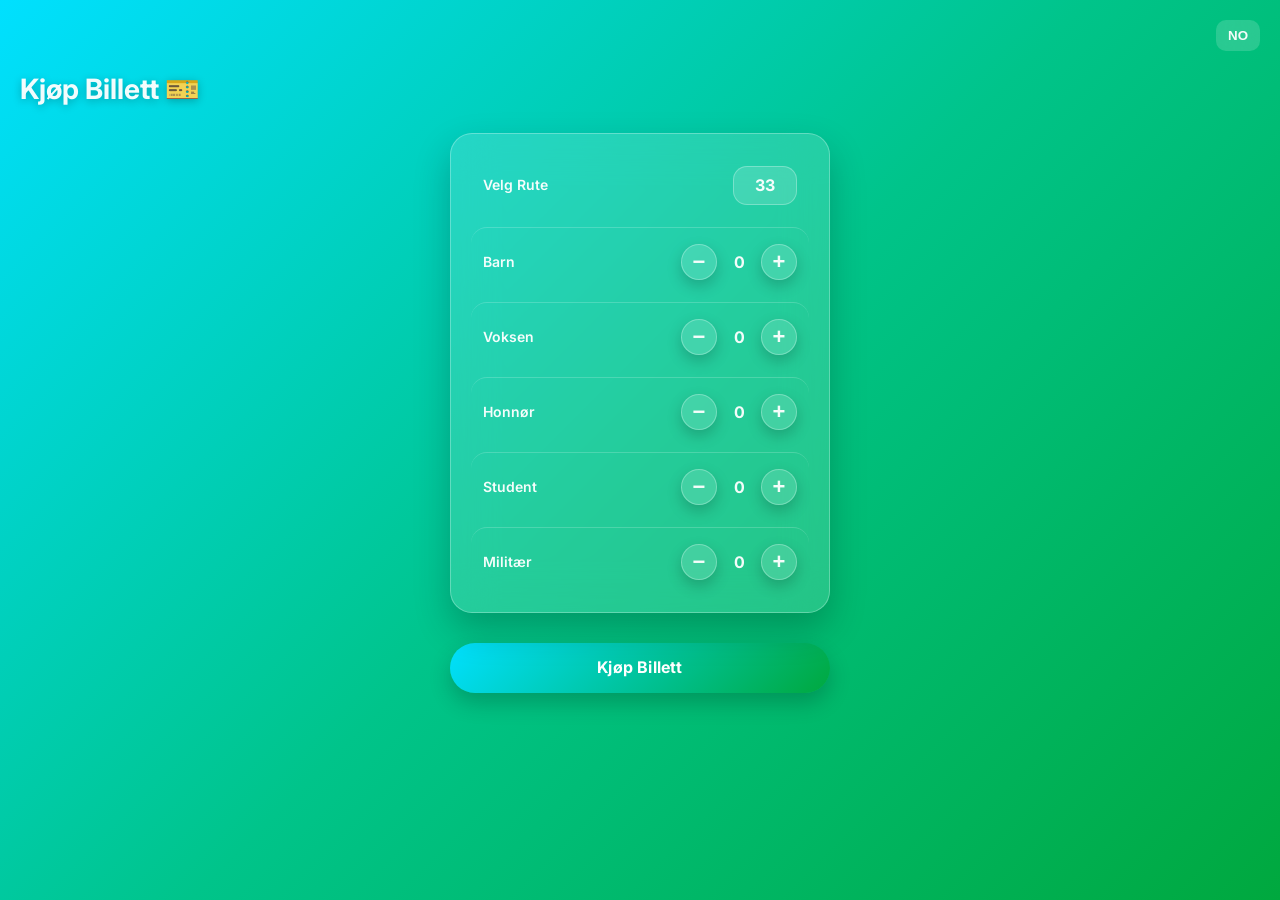
<file: src/main/java/com/github/group5/public_transport_project/html Web/kjop.html>
<!doctype html>
<html lang="no">
<head>
  <meta charset="utf-8" />
  <meta name="viewport" content="width=device-width, initial-scale=1" />
  <title>Kjøp Billett</title>
  <link rel="preconnect" href="https://fonts.googleapis.com">
  <link href="https://fonts.googleapis.com/css2?family=Inter:wght@400;600;700&display=swap" rel="stylesheet">
  <link rel="stylesheet" href="kjop.css" />
</head>
<body class="bg">
  <header class="bar">
    <span aria-hidden="true"></span>
    <button id="langToggle" class="lang" type="button" aria-label="Bytt språk">NO</button>
  </header>

  <main class="wrap">
    <h1 class="title"><span class="title-text">Kjøp Billett</span> 🎫</h1>

    <section class="glass card">
      <ul class="ticket">
        <li class="row">
          <span class="lbl" id="lbl-route">Velg Rute</span>
          <span class="pill">33</span>
        </li>

        <li class="row counter" data-type="barn">
          <span class="lbl" id="lbl-barn">Barn</span>
          <div class="qty">
            <button type="button" class="circle minus" aria-label="Færre barn">−</button> <!--For Minus/trekke fra antall-->
            <span class="count">0</span>
            <button type="button" class="circle plus" aria-label="Flere barn">+</button> <!--For pluss/legge til antall-->
          </div>
        </li>

        <li class="row counter" data-type="voksen">
          <span class="lbl" id="lbl-voksen">Voksen</span>
          <div class="qty">
            <button type="button" class="circle minus" aria-label="Færre voksne">−</button>
            <span class="count">0</span>
            <button type="button" class="circle plus" aria-label="Flere voksne">+</button>
          </div>
        </li>

        <li class="row counter" data-type="honnor">
          <span class="lbl" id="lbl-honnor">Honnør</span>
          <div class="qty">
            <button type="button" class="circle minus" aria-label="Færre honnør">−</button>
            <span class="count">0</span>
            <button type="button" class="circle plus" aria-label="Flere honnør">+</button>
          </div>
        </li>

        <li class="row counter" data-type="student">
          <span class="lbl" id="lbl-student">Student</span>
          <div class="qty">
            <button type="button" class="circle minus" aria-label="Færre studenter">−</button>
            <span class="count">0</span>
            <button type="button" class="circle plus" aria-label="Flere studenter">+</button>
          </div>
        </li>

        <li class="row counter" data-type="militar">
          <span class="lbl" id="lbl-militar">Militær</span>
          <div class="qty">
            <button type="button" class="circle minus" aria-label="Færre militær">−</button>
            <span class="count">0</span>
            <button type="button" class="circle plus" aria-label="Flere militær">+</button>
          </div>
        </li>
      </ul>
    </section>

    <section class="bottom">
        <a href="payment.html" class="btn primary" id="btn-buy">Kjøp Billett</a>
      <!--<button type="button" class="btn primary" id="btn-buy">Kjøp Billett</button>-->
    </section>
  </main>

  <script>
    const langBtn = document.getElementById("langToggle");
    const htmlEl  = document.documentElement;

    const el = {
      title: document.querySelector(".title-text"),
      lblRoute: document.getElementById("lbl-route"),
      lblBarn: document.getElementById("lbl-barn"),
      lblVoksen: document.getElementById("lbl-voksen"),
      lblHonnor: document.getElementById("lbl-honnor"),
      lblStudent: document.getElementById("lbl-student"),
      lblMilitar: document.getElementById("lbl-militar"),
      btnBuy: document.getElementById("btn-buy")
    };

    const tr = {
      NO: {
        title: "Kjøp Billett",
        route: "Velg Rute",
        barn: "Barn",
        voksen: "Voksen",
        honnør: "Honnør",
        student: "Student",
        militær: "Militær",
        buy: "Kjøp Billett"
      },
      EN: {
        title: "Buy Ticket",
        route: "Choose Route",
        barn: "Child",
        voksen: "Adult",
        honnør: "Senior",
        student: "Student",
        militær: "Military",
        buy: "Buy Ticket"
      }
    };

    langBtn.addEventListener("click", () => {
      const next = langBtn.textContent.trim() === "NO" ? "EN" : "NO"; 
      const t = tr[next];
      langBtn.textContent = next;
      htmlEl.lang = next.toLowerCase();

      el.title.textContent = t.title;
      el.lblRoute.textContent = t.route;
      el.lblBarn.textContent = t.barn;
      el.lblVoksen.textContent = t.voksen;
      el.lblHonnor.textContent = t.honnør;
      el.lblStudent.textContent = t.student;
      el.lblMilitar.textContent = t.militær;
      el.btnBuy.textContent = t.buy;
    });

    const counters = document.querySelectorAll(".counter");
    counters.forEach(counter => {
      const minus = counter.querySelector(".minus");
      const plus  = counter.querySelector(".plus");
      const numEl = counter.querySelector(".count");
      let value = 0; 

      minus.addEventListener("click", () => {
        if (value > 0) { value--; numEl.textContent = value; }  // Ikke kan gå under 0 men minster ved bruk
      });

      plus.addEventListener("click", () => {
        value++; numEl.textContent = value;  // Øker med 1 
      });
    });
  </script>
</body>
</html>
</file>
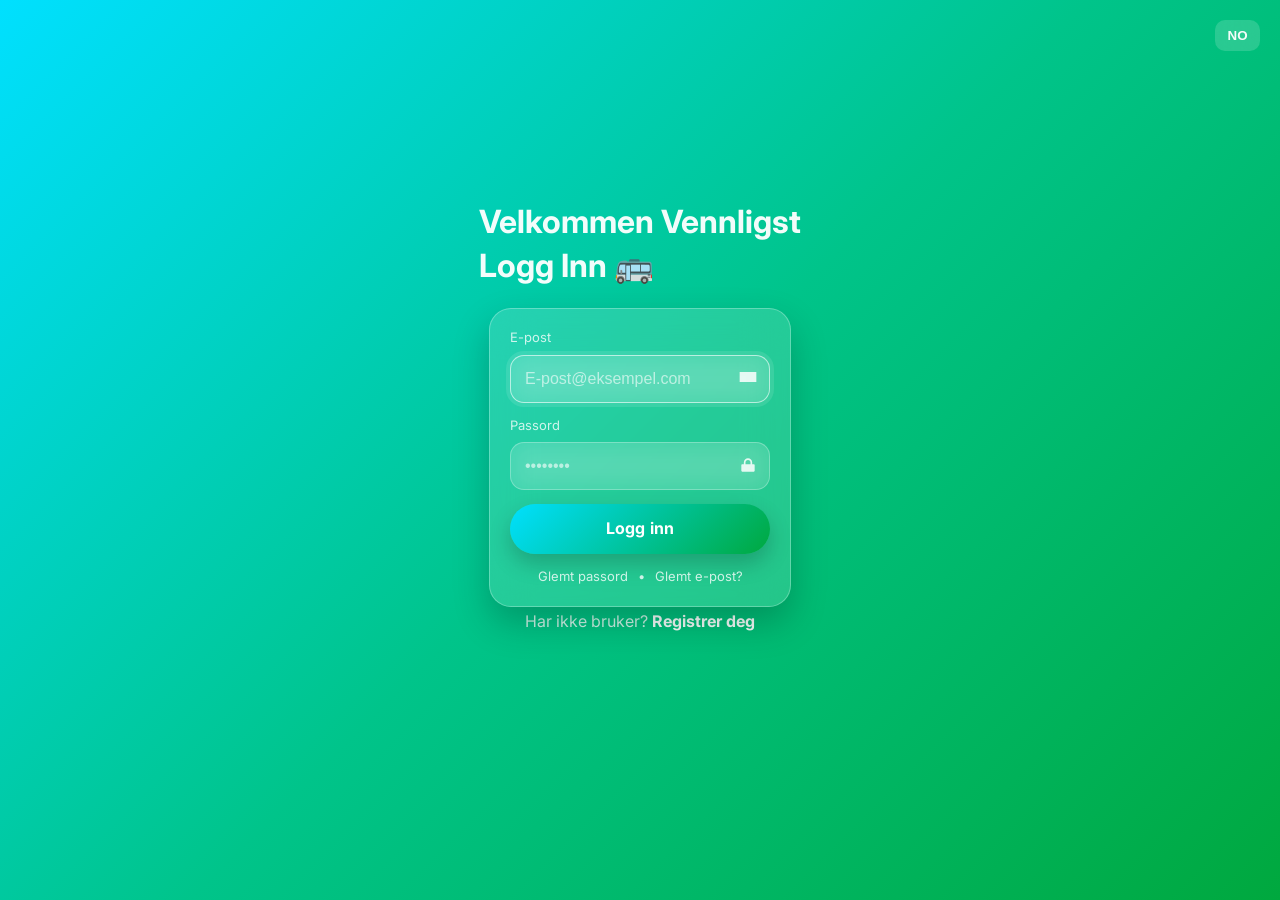
<file: src/main/java/com/github/group5/public_transport_project/html Web/login.html>
<!--Gruppe 5 Software: Wilhelm Christian Nørve, Billal Ahmed Rizwan og Usman Ali-->
<!doctype html>
<html lang="no">
<head>
  <meta charset="utf-8" />
  <meta name="viewport" content="width=device-width, initial-scale=1" />
  <title>Logg inn</title>
  <link rel="preconnect" href="https://fonts.googleapis.com">
  <link href="https://fonts.googleapis.com/css2?family=Inter:wght@400;600;700&display=swap" rel="stylesheet">
  <link rel="stylesheet" href="login.css" />
</head>

<body class="bg">
  <header class="bar">
    <span class="brand" aria-hidden="true"></span>
    <button id="langToggle" class="lang" type="button" aria-label="Bytt språk">NO</button>
  </header>

  <main>
    <h1 class="welcome">
      Velkommen Vennligst<br/>Logg Inn <span role="img" aria-label="buss">🚌</span>
    </h1>
    <!--Ting som required, vis passord, glemt passord, glemt e-post er ikke lagt til, 
    dette ble ikke lagt til fordi det hadde vært unødvendig å ha det med siden log inn ikke er 
    hovedfokuset-->
    <section class="card glass">
      <form class="stack" autocomplete="on">
        <label class="field">
          <span class="lbl">E-post</span>
          <input id="email" name="email" type="email" inputmode="email"
                 placeholder="E-post@eksempel.com" class="input" required autofocus>
          <svg class="ico" viewBox="0 0 24 24" aria-hidden="true"><path d="M2 6l10 7 10-7v12H2zM2 6l10 7 10-7H2z" fill="currentColor"/></svg>
        </label>

        <label class="field">
          <span class="lbl">Passord</span>
          <input id="pwd" name="pwd" type="password" placeholder="••••••••" class="input" required>
          <svg class="ico" viewBox="0 0 24 24" aria-hidden="true"><path d="M12 4a5 5 0 00-5 5v2H5a1 1 0 00-1 1v7a1 1 0 001 1h14a1 1 0 001-1v-7a1 1 0 00-1-1h-2V9a5 5 0 00-5-5zm-3 7V9a3 3 0 016 0v2H9z" fill="currentColor"/></svg>
        </label>

        <!--<button  type="button" class="btn primary"> Logg inn></button>-->
        <a href="main.html" class="btn primary">Logg inn</a>


        <nav class="subnav">
          <a href="#" class="link">Glemt passord</a>
          <span class="dot" aria-hidden="true">•</span>
          <a href="#" class="link">Glemt e-post?</a>
        </nav>
      </form>
    </section>

    <p class="signup">
      Har ikke bruker?
      <a class="link strong" href="register.html">Registrer deg</a>
    </p>
  </main>

<!--Kode funksjon for å oversette fra norsk til englesk og tilbake-->
  <script>
  const langBtn = document.getElementById("langToggle"); //Knappen NO/EN
  const htmlEl = document.documentElement; //bytter teksten i HTML koden

  const elements = { 
    welcome: document.querySelector(".welcome"), // header teksten velger .welcome klassen. 
    emailLabel: document.querySelector('.field:nth-of-type(1) .lbl'), // email label
    passwordLabel: document.querySelector('.field:nth-of-type(2) .lbl'), // password label
    emailInput: document.getElementById("email"),
    passwordInput: document.getElementById("pwd"),
    loginBtn: document.querySelector(".btn.primary"),
    subLinks: document.querySelectorAll(".subnav .link"),
    signup: document.querySelector(".signup"),
  };


  const text = { //skriver teskten som er i de skrevet i norsk 
    NO: {
      welcome: "Velkommen Vennligst<br>Logg Inn 🚌",
      email: "E-post",
      emailPh: "E-post@eksempel.com",
      pass: "Passord",
      login: "Logg Inn",
      forgot: ["Glemt Passord", "Glemt E-post?"],
      signup: 'Har ikke bruker? <a class="link strong" href="#">Registrer deg</a>',
      passPh: "••••••••" 
    },
    EN: { // skriver teksten vi vil ha når det er på engelsk 
      welcome: "Welcome Please<br>Log In 🚌",
      email: "Email",
      emailPh: "example@email.com",
      pass: "Password",
      login: "Log In",
      forgot: ["Forgot Password", "Forgot Email?"],
      signup: 'Don’t have an account? <a class="link strong" href="#">Register</a>',
      passPh: "••••••••",
    }
  };

  langBtn.addEventListener("click", () => { //knapp endringen
    const next = langBtn.textContent.trim() === "NO" ? "EN" : "NO"; //språk enderer
    const t = text[next]; //velger oversettelse 
    langBtn.textContent = next; // oppdaterer knappens tekst 
    htmlEl.lang = next.toLowerCase(); // oppdaterer HTML lang koden

    elements.welcome.innerHTML = t.welcome; //Knytter sammen teksten fra velgt språk med element på siden
    elements.emailLabel.textContent = t.email;
    elements.passwordLabel.textContent = t.pass;
    elements.emailInput.placeholder = t.emailPh;
    elements.passwordInput.placeholder = t.passPh;
    elements.loginBtn.textContent = t.login;
    elements.subLinks[0].textContent = t.forgot[0];
    elements.subLinks[1].textContent = t.forgot[1];
    elements.signup.innerHTML = t.signup;
  });
</script>


</body>
</html>
</file>
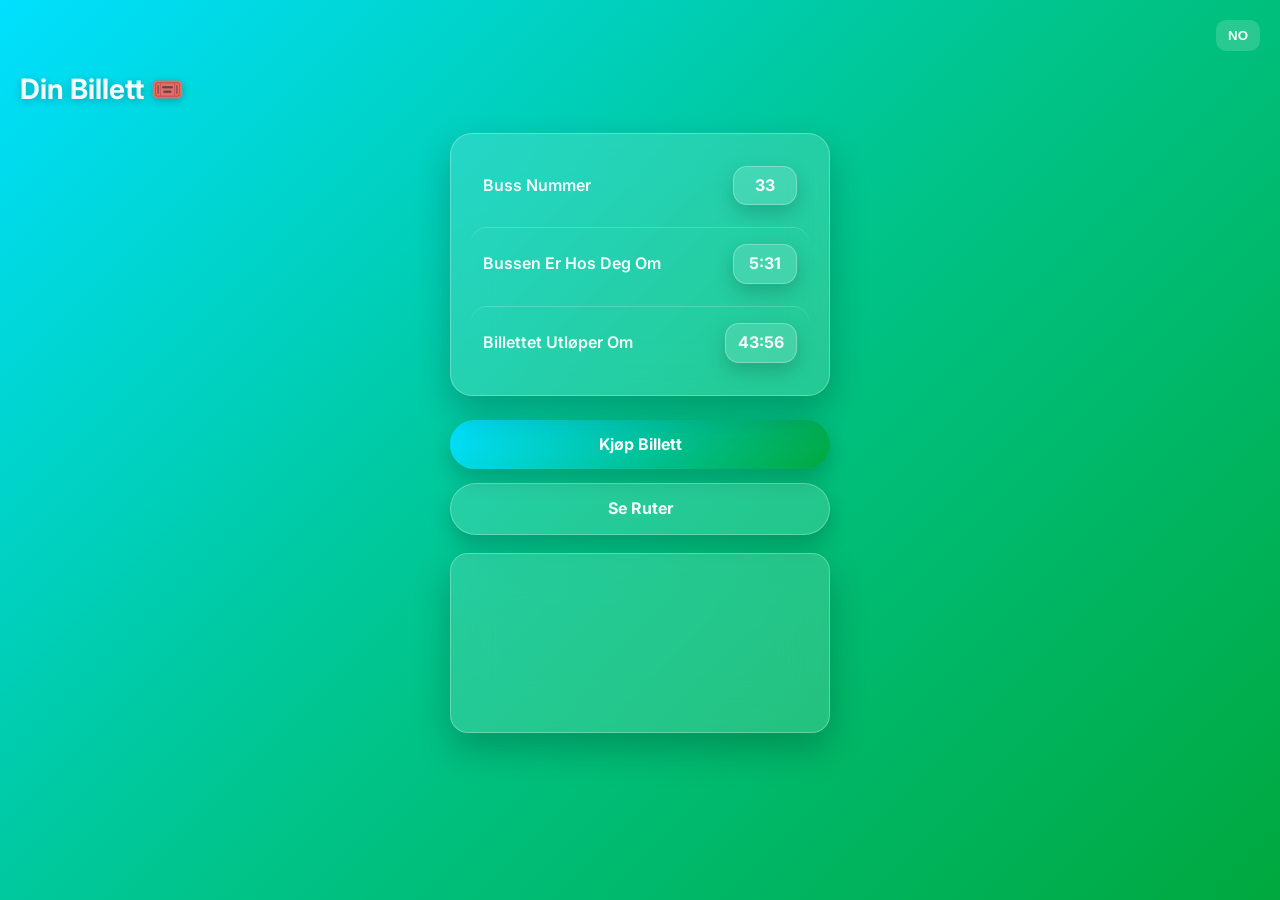
<file: src/main/java/com/github/group5/public_transport_project/html Web/main.html>
<!doctype html>
<html lang="no">
<head>
  <meta charset="utf-8" />
  <meta name="viewport" content="width=device-width, initial-scale=1" />
  <title>Din Billett</title>
  <link rel="preconnect" href="https://fonts.googleapis.com">
  <link href="https://fonts.googleapis.com/css2?family=Inter:wght@400;600;700&display=swap" rel="stylesheet">
  <link rel="stylesheet" href="main.css" />
</head>

<body class="bg">
  <header class="bar">
    <span aria-hidden="true"></span>
    <button id="langToggle" class="lang" type="button" aria-label="Bytt språk">NO</button>
  </header>

  <main class="wrap">
    <h1 class="title"><span class="title-text">Din Billett</span> <span aria-hidden="true">🎟️</span></h1>

    <section class="glass card">
      <ul class="ticket">
        <li class="row">
          <span class="lbl" id="lbl-bus">Buss Nummer</span>
          <output class="val">33</output>
        </li>
        <li class="row">
          <span class="lbl" id="lbl-arrival">Bussen Er Hos Deg Om</span>
          <output class="val">5:31</output>
        </li>
        <li class="row">
          <span class="lbl" id="lbl-expires">Billettet Utløper Om</span>
          <output class="val">43:56</output>
        </li>
      </ul>
    </section>

    <nav class="actions">
      <a class="btn primary" href="kjop.html" id="btn-buy">Kjøp Billett</a>
      <a class="btn ghost" href="ruter.html" id="btn-routes">Se Ruter</a>
    </nav>

    <!-- Kart, brukte Google-maps embed map. 
         Lokasjonen som er brukt her i addressen til Høyskolen for dummy lokasjon -->
    <section class="map">
      <h2 class="visually-hidden">Kart</h2>
      <!-- For å legge til et annet sted bytt dette under, fiks width og height hvis den ikke 
       gjør det automatisk :) -->
      <div class="map-embed glass" style="padding: 0%; overflow: hidden; height: 180px; border-radius: 18px;">
        <iframe src="https://www.google.com/maps/embed?pb=!1m18!1m12!1m3!1d7964.840056687698!2d11.342525035019602!3d59.12925810402214!2m3!1f0!2f0!3f0!3m2!1i1024!2i768!4f13.1!3m3!1m2!1s0x464412f0d344246f%3A0x4e47f19c99b253b1!2s%C3%98stfold%20University%20College!5e1!3m2!1sen!2sno!4v1763395916747!5m2!1sen!2sno" 
        width="600"
        height="450"
        style="border:0;"
        allowfullscreen=""
        loading="lazy"
        referrerpolicy="no-referrer-when-downgrade">
        </iframe>
      </div>
    </section>
  </main>

  <script>
    const langBtn = document.getElementById("langToggle");
    const htmlEl  = document.documentElement;

    const el = {
      title: document.querySelector(".title-text"),
      lblBus: document.getElementById("lbl-bus"),
      lblArr: document.getElementById("lbl-arrival"),
      lblExp: document.getElementById("lbl-expires"),
      btnBuy: document.getElementById("btn-buy"),
      btnRoutes: document.getElementById("btn-routes"),
      mapCap: document.querySelector(".map-cap")
    };

    const tr = {
      NO: {
        title: "Din Billett",
        bus: "Buss Nummer",
        arrival: "Tid Før Bussen er Hos Deg",
        expires: "Billettet Utløper Om",
        buy: "Kjøp Billett",
        routes: "Se Ruter",
        map: "Sett inn Google Maps lokasjon her" //Dette kommer opp hvis du ikke har satt inn google maps lokasjon 
      },
      EN: {
        title: "Your Ticket",
        bus: "Bus Number",
        arrival: "Time Until Bus Arrives",
        expires: "Ticket Expires In",
        buy: "Buy Ticket",
        routes: "See Routes",
        map: "Insert Google Maps location here"
      }
    };

    langBtn.addEventListener("click", () => {
      const next = langBtn.textContent.trim() === "NO" ? "EN" : "NO";
      const t = tr[next];
      langBtn.textContent = next; htmlEl.lang = next.toLowerCase();

      el.title.textContent = t.title;
      el.lblBus.textContent = t.bus;
      el.lblArr.textContent = t.arrival;
      el.lblExp.textContent = t.expires;
      el.btnBuy.textContent = t.buy;
      el.btnRoutes.textContent = t.routes;
      el.mapCap.textContent = t.map;
    });
  </script>
</body>
</html>
</file>
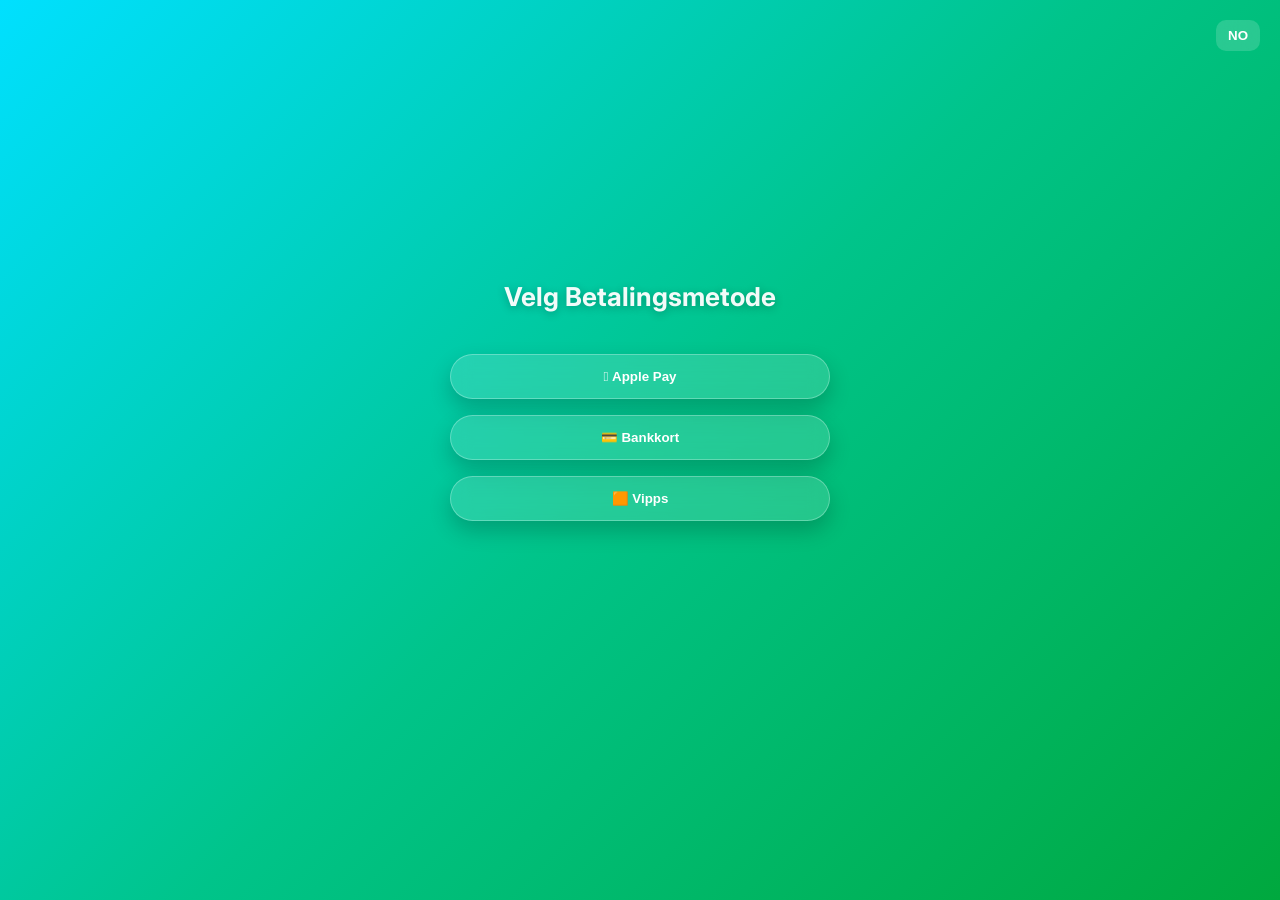
<file: src/main/java/com/github/group5/public_transport_project/html Web/payment.html>
<!doctype html>
<html lang="no">
<head>
  <meta charset="utf-8" />
  <meta name="viewport" content="width=device-width, initial-scale=1" />
  <title>Betaling</title>
  <link rel="stylesheet" href="payment.css" />
  <link rel="preconnect" href="https://fonts.googleapis.com">
  <link href="https://fonts.googleapis.com/css2?family=Inter:wght@400;600;700&display=swap" rel="stylesheet">
</head>

<body class="bg">
  <header class="bar">
    <span></span>
    <button id="langToggle" class="lang">NO</button>
  </header>

  <main class="wrap">

    <h1 class="title">Velg Betalingsmetode</h1>

    <section class="methods">
      <button class="btn method" data-method="apple"> Apple Pay</button>
      <button class="btn method" data-method="bank">💳 Bankkort</button>
      <button class="btn method" data-method="vipps">🟧 Vipps</button>
    </section>

    <p id="status" class="status"></p>

  </main>

  <!-- Fake betalings bekreftelse som sender deg til main.html etter 3 sekunder, det spiller ingen rolle om hvilken av de du trykker på-->
  <script>
    const buttons = document.querySelectorAll(".method");
    const status = document.getElementById("status");

    buttons.forEach(btn => {
      btn.addEventListener("click", () => {
        status.textContent = "Betaling Fullført ✔️ ";
        status.style.opacity = "1";

        setTimeout(() => {
          window.location.href = "main.html";
        }, 3000); 
      });
    });
  </script>

</body>
</html>
</file>
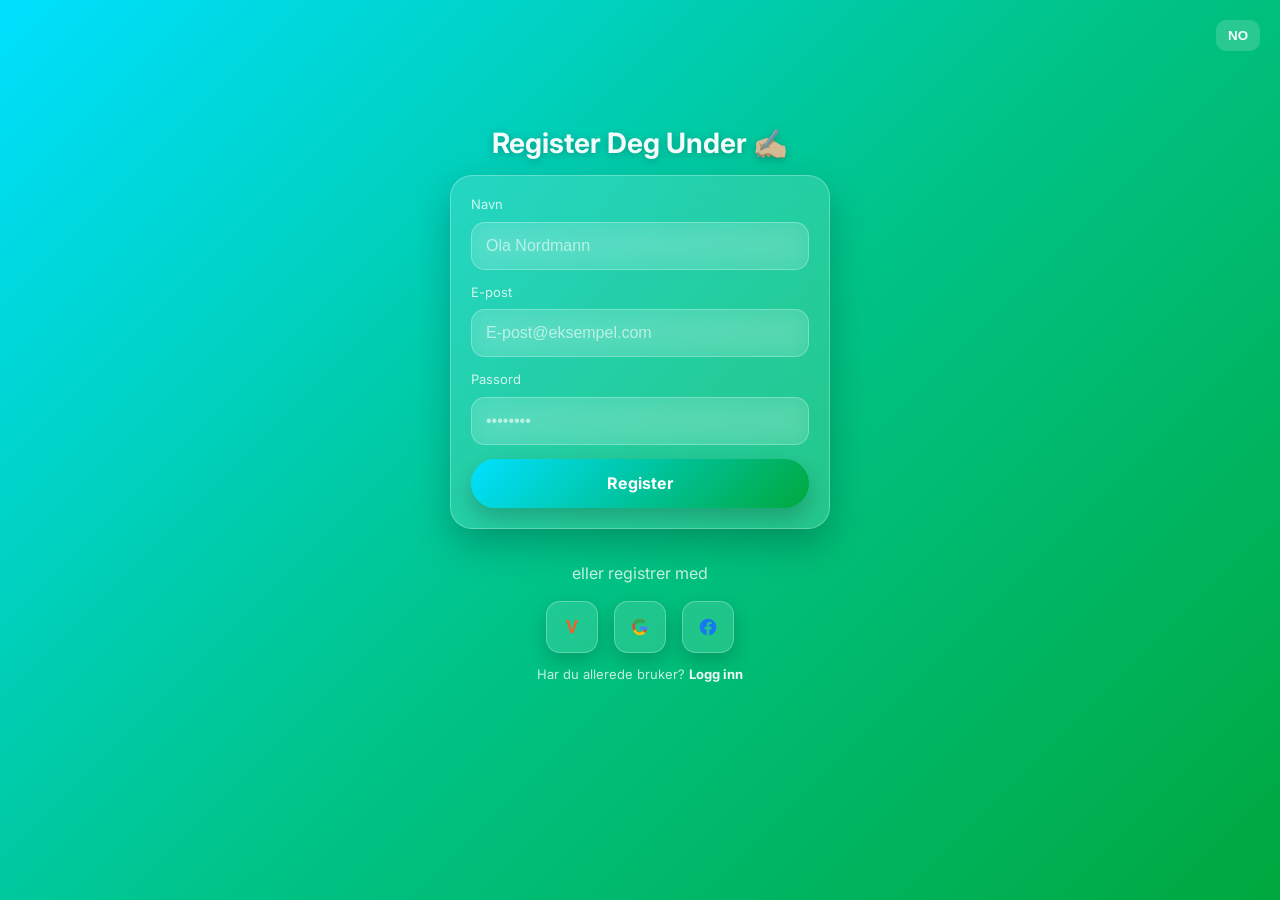
<file: src/main/java/com/github/group5/public_transport_project/html Web/register.html>
<!doctype html>
<html lang="no">
<head>
  <meta charset="utf-8" />
  <meta name="viewport" content="width=device-width, initial-scale=1" />
  <title>Registrer</title>
  <link rel="preconnect" href="https://fonts.googleapis.com">
  <link href="https://fonts.googleapis.com/css2?family=Inter:wght@400;600;700&display=swap" rel="stylesheet">
  <link rel="stylesheet" href="register.css" />
</head>
<body class="bg">
  <header class="bar">
    <span aria-hidden="true"></span>
    <button id="langToggle" class="lang" type="button" aria-label="Bytt språk">NO</button>
  </header>

  <main class="wrap">
    <h1 class="title">Register Deg Under ✍🏼</h1>

    <section class="glass card">
      <form class="stack" autocomplete="on">
        <label id="nameLabel" class="field">
          <span class="lbl">Navn</span>
          <input id="name" name="name" class="input" type="text" placeholder="Ola Nordmann" required>
        </label>

        <label id="emailLabel" class="field">
          <span class="lbl">E-post</span>
          <input id="email" name="email" class="input" type="email" inputmode="email" placeholder="E-post@eksempel.com" required>
        </label>

        <label id="passLabel" class="field">
          <span class="lbl">Passord</span>
          <input id="pwd" name="pwd" class="input" type="password" placeholder="••••••••" required>
        </label>
        <a href="login.html" class="btn primary"> Register</a>
       <!-- <button type="button" href="login.html" class="btn primary">Registrer</button>
      -->
      </form>
    </section>

    <section class="social">
      <p class="muted center">eller registrer med</p>
      <ul class="social-list" aria-label="Sosial registrering">
        <li>
          <button class="chip" type="button" aria-label="Vipps">
            <span class="vipps">V</span>
          </button>
        </li>
        <li>
          <button class="chip" type="button" aria-label="Google">
            <svg viewBox="0 0 24 24" width="20" height="20" aria-hidden="true"> <!--Brukte SVG for å enklere sette iconene på plass, kan sette png også, men mp justere og forvente kvalitetstap-->
              <path fill="#EA4335" d="M12 10.2v3.9h5.5c-.2 1.3-1.6 3.9-5.5 3.9-3.3 0-6-2.7-6-6s2.7-6 6-6c1.9 0 3.1.8 3.8 1.5l2.6-2.5C16.9 3 14.7 2 12 2 6.9 2 2.8 6.1 2.8 11.2S6.9 20.5 12 20.5c6.2 0 8.6-4.3 8.6-6.6 0-.5-.1-.8-.2-1.2H12z"/>
              <path fill="#34A853" d="M3.9 7.4l3.2 2.3C7.9 8 9.8 6.7 12 6.7c1.9 0 3.1.8 3.8 1.5l2.6-2.5C16.9 3 14.7 2 12 2 8.3 2 5.2 4.1 3.9 7.4z"/>
              <path fill="#4285F4" d="M20.6 13.9c.1-.4.2-.7.2-1.2 0-.4-.1-.8-.2-1.2H12v3.9h8.6z"/>
              <path fill="#FBBC05" d="M7.1 14.1l-3.2 2.3C5.2 19.7 8.3 21.8 12 21.8c2.6 0 4.8-.9 6.4-2.4l-2.8-2.2c-.8.5-1.9 1-3.6 1-3.9 0-5.3-2.6-5.5-3.9z"/>
            </svg>
          </button>
        </li>
        <li>
          <button class="chip" type="button" aria-label="Facebook">
            <svg viewBox="0 0 24 24" width="20" height="20" aria-hidden="true">
              <path fill="#1877F2" d="M22 12a10 10 0 10-11.6 9.9v-7h-2.6V12h2.6V9.7c0-2.6 1.5-4 3.8-4 1.1 0 2.3.2 2.3.2v2.5h-1.3c-1.3 0-1.7.8-1.7 1.6V12h2.9l-.5 2.9h-2.4v7A10 10 0 0022 12z"/>
            </svg>
          </button>
        </li>
      </ul>
      <p class="center small muted">Har du allerede bruker? <a class="link strong" href="login.html">Logg inn</a></p>
    </section>
  </main>

  <script>
    const langBtn = document.getElementById("langToggle");
    const htmlEl = document.documentElement;

    const el = {
      title: document.querySelector(".title"),
      nameLabel: document.querySelector("#nameLabel .lbl"),
      emailLabel: document.querySelector("#emailLabel .lbl"),
      passLabel: document.querySelector("#passLabel .lbl"),
      name: document.getElementById("name"),
      email: document.getElementById("email"),
      pass: document.getElementById("pwd"),
      submit: document.querySelector(".btn.primary"),
      socialCaption: document.querySelector(".social .muted"),
      bottomNote: document.querySelector(".social .center.small")
    };

    const tr = {
      NO: {
        title: "Register Deg Under ✍🏼",
        name: "Navn", namePh: "Ola Nordmann",
        email: "E-post", emailPh: "E-post@eksempel.com",
        pass: "Passord", passPh: "••••••••",
        submit: "Registrer",
        socialCaption: "eller registrer med",
        bottomNote: 'Har du allerede bruker? <a class="link strong" href="#">Logg inn</a>'
      },
      EN: {
        title: "Register Below ✍🏼",
        name: "Name", namePh: "Will Smith",
        email: "Email", emailPh: "example@email.com",
        pass: "Password", passPh: "••••••••",
        submit: "Register",
        socialCaption: "or register with",
        bottomNote: 'Already have an account? <a class="link strong" href="#">Log in</a>'
      }
    };

    langBtn.addEventListener("click", () => {
      const next = langBtn.textContent.trim() === "NO" ? "EN" : "NO";
      const t = tr[next];
      langBtn.textContent = next;
      htmlEl.lang = next.toLowerCase();

      el.title.textContent = t.title;
      el.nameLabel.textContent = t.name;
      el.emailLabel.textContent = t.email;
      el.passLabel.textContent = t.pass;
      el.name.placeholder = t.namePh;
      el.email.placeholder = t.emailPh;
      el.pass.placeholder = t.passPh;
      el.submit.textContent = t.submit;
      el.socialCaption.textContent = t.socialCaption;
      el.bottomNote.innerHTML = t.bottomNote;
    });
  </script>
</body>
</html>
</file>
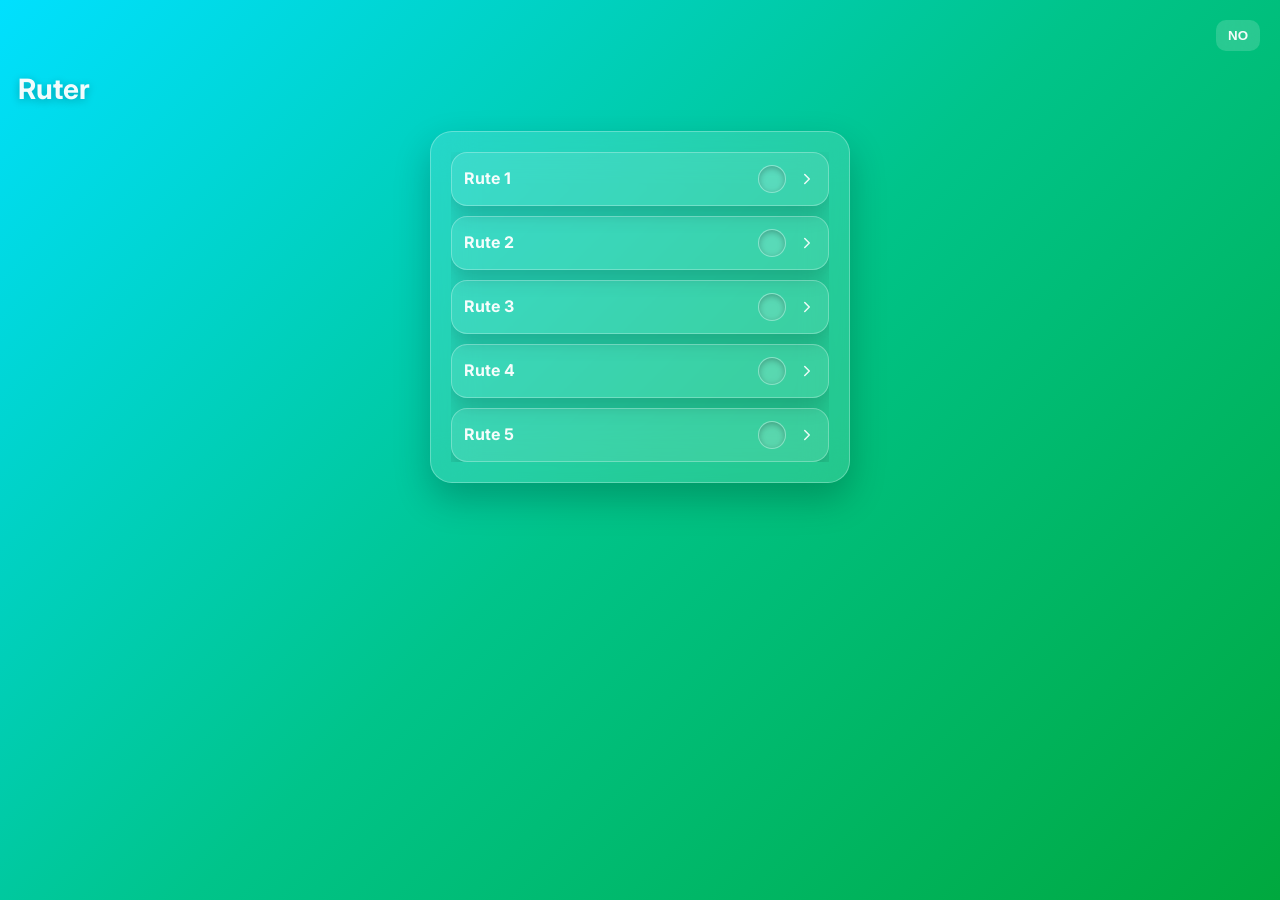
<file: src/main/java/com/github/group5/public_transport_project/html Web/ruter.html>
<!doctype html>
<html lang="no">
<head>
  <meta charset="utf-8" />
  <meta name="viewport" content="width=device-width, initial-scale=1" />
  <title>Ruter</title>
  <link rel="preconnect" href="https://fonts.googleapis.com">
  <link href="https://fonts.googleapis.com/css2?family=Inter:wght@400;600;700&display=swap" rel="stylesheet">
  <link rel="stylesheet" href="ruter.css" />
</head>
<body class="bg">
  <header class="bar">
    <span aria-hidden="true"></span>
    <button id="langToggle" class="lang" type="button" aria-label="Bytt språk">NO</button>
  </header>

  <main class="wrap">
    <h1 class="title"><span class="title-text">Ruter</span></h1>

    <!-- Scrollbar liste av ruter, når vi legger inn flere blir scroll funksjonen tilgjengelig, kan testes av å copy paste 
     fra <li> til </li> -->
    <section class="glass card">
      <h2 class="visually-hidden">Tilgjengelige ruter</h2>
      <ul class="route-list">
        <!-- Alle sender til samme side, enkel routeselect bør gjøre det enkelt å bruke forsjellige ruter.-->
        <li>
          <a class="route" href="kjop.html" data-route="1">
            <span class="name">Rute 1</span>
            <span class="bullet" aria-hidden="true"></span>
            <svg class="chev" viewBox="0 0 24 24" aria-hidden="true"><path d="M9 18l6-6-6-6" fill="none" stroke="currentColor" stroke-width="2" stroke-linecap="round" stroke-linejoin="round"/></svg>
          </a>
        </li>
        <li>
          <a class="route" href="kjop.html" data-route="2">
            <span class="name">Rute 2</span>
            <span class="bullet" aria-hidden="true"></span>
            <svg class="chev" viewBox="0 0 24 24" aria-hidden="true"><path d="M9 18l6-6-6-6" fill="none" stroke="currentColor" stroke-width="2" stroke-linecap="round" stroke-linejoin="round"/></svg>
          </a>
        </li>
        <li>
          <a class="route" href="kjop.html" data-route="3">
            <span class="name">Rute 3</span>
            <span class="bullet" aria-hidden="true"></span>
            <svg class="chev" viewBox="0 0 24 24" aria-hidden="true"><path d="M9 18l6-6-6-6" fill="none" stroke="currentColor" stroke-width="2" stroke-linecap="round" stroke-linejoin="round"/></svg>
          </a>
        </li>
        <li>
          <a class="route" href="kjop.html" data-route="4">
            <span class="name">Rute 4</span>
            <span class="bullet" aria-hidden="true"></span>
            <svg class="chev" viewBox="0 0 24 24" aria-hidden="true"><path d="M9 18l6-6-6-6" fill="none" stroke="currentColor" stroke-width="2" stroke-linecap="round" stroke-linejoin="round"/></svg>
          </a>
        </li>
        <li>
          <a class="route" href="kjop.html" data-route="5">
            <span class="name">Rute 5</span>
            <span class="bullet" aria-hidden="true"></span>
            <svg class="chev" viewBox="0 0 24 24" aria-hidden="true"><path d="M9 18l6-6-6-6" fill="none" stroke="currentColor" stroke-width="2" stroke-linecap="round" stroke-linejoin="round"/></svg>
          </a>
        </li>
        <!-- Sett inn flere list tags her for å forlenge listen -->
      </ul>
    </section>
  </main>

  <script>
    const langBtn = document.getElementById("langToggle");
    const htmlEl  = document.documentElement;

    const el = {
      title: document.querySelector(".title-text"),
      names: document.querySelectorAll(".route .name")
    };

    const tr = {
      NO: { title: "Ruter", prefix: "Rute" },
      EN: { title: "Routes", prefix: "Route" }
    };

    langBtn.addEventListener("click", () => {
      const next = langBtn.textContent.trim() === "NO" ? "EN" : "NO";
      const t = tr[next];
      langBtn.textContent = next; htmlEl.lang = next.toLowerCase();

      el.title.textContent = t.title;
      el.names.forEach((n, i) => n.textContent = `${t.prefix} ${i+1}`);
    });
  </script>
</body>
</html>
</file>
<file: src/main/java/com/github/group5/public_transport_project/html Web/kjop.css>
:root{
--c-cyan:#00E0FF;
--c-teal:#00C48A;
--c-green:#00A83E;
--text:rgba(255,255,255,.95);
--text2:rgba(255,255,255,.78);
--glass:rgba(255,255,255,.14);
--stroke:rgba(255,255,255,.28);
--shadow:rgba(0,0,0,.22);
--r-lg:22px;
--r-md:14px;
--r-pill:999px;
--pad:20px;
--gap:14px;
--maxw:380px;
}

*{box-sizing:border-box}
html,body{height:100%}

body{
margin:0;
font-family:Inter,system-ui,Arial,sans-serif;
color:var(--text);
line-height:1.35
}

.bg{
background:linear-gradient(135deg,var(--c-cyan) 0%,var(--c-teal) 50%,var(--c-green) 100%);
min-height:100%
}

.bar{
display:flex;
justify-content:space-between;
align-items:center;
padding:clamp(12px,5vw,20px)
}

.lang{
appearance:none;
border:0;
background:rgba(255,255,255,.16);
color:var(--text);
padding:8px 12px;
border-radius:10px;
font-weight:700;
backdrop-filter:blur(8px);
-webkit-backdrop-filter:blur(8px);
cursor:pointer
}

.lang:active{
transform:translateY(1px)
}

.wrap{
min-height:80vh;
display:flex;
flex-direction:column;
align-items:center;
gap:18px;
padding:0 20px 40px
}

.title{
margin:0 0 6px;
font-size:clamp(22px,6.5vw,28px);
font-weight:700;
align-self:flex-start;
text-shadow:0 2px 8px rgba(0,0,0,.25)
}

.glass{
background:var(--glass);
border:1.4px solid var(--stroke);
border-radius:var(--r-lg);
box-shadow:0 16px 36px var(--shadow);
backdrop-filter:blur(22px);
-webkit-backdrop-filter:blur(22px)
}

.card{
max-width:var(--maxw);
width:100%;
padding:var(--pad)
}

.ticket{
list-style:none;
margin:0;
padding:0
}

.row{
display:flex;
justify-content:space-between;
align-items:center;
gap:12px;
padding:12px 12px;
border-radius:16px
}

.row + .row{
margin-top:10px;
border-top:1px solid rgba(255,255,255,.18);
padding-top:16px
}

.lbl{
color:var(--text);
font-weight:600;
font-size:14px
}

.pill{
display:inline-grid;
place-items:center;
min-width:64px;
padding:8px 12px;
border-radius:14px;
background:rgba(255,255,255,.14);
border:1px solid var(--stroke);
color:var(--text);
font-weight:700
}

.qty{
display:flex;
align-items:center;
gap:10px
}

.circle{
width:36px;
height:36px;
border-radius:50%;
border:1px solid var(--stroke);
background:rgba(255,255,255,.14);
color:var(--text);
font-size:22px;
font-weight:700;
display:grid;
place-items:center;
cursor:pointer;
box-shadow:0 6px 15px rgba(0,0,0,.2)
}

.circle:active{
transform:translateY(1px) scale(.97)
}

.count{
min-width:24px;
text-align:center;
font-weight:700
}

.btn,.btn:link,.btn:visited{
display:inline-block;
width:100%;
text-align:center;
text-decoration:none;
border:0;
cursor:pointer;
color:#fff;
font-weight:700;
border-radius:var(--r-pill);
padding:14px 16px;
letter-spacing:.2px;
box-shadow:0 10px 22px rgba(0,0,0,.20)
}

.primary{
background:linear-gradient(135deg,var(--c-cyan),var(--c-green));
transition:filter .15s ease,transform .08s ease
}

.primary:hover{
filter:brightness(1.05)
}

.primary:active{
transform:translateY(1px) scale(.99)
}

.bottom{
width:100%;
max-width:var(--maxw);
margin-top:12px
}
</file>
<file: src/main/java/com/github/group5/public_transport_project/html Web/login.css>
/* Root er brukt som bruk av variabler og hovedfargen -- er bare for variabler ;) ikke noe å tenke over*/
:root{
  --c-cyan:#00E0FF; 
  --c-teal:#00C48A;
  --c-green:#00A83E;
  --text:rgba(255,255,255,.95);
  --text2:rgba(255,255,255,.78);
  --glass:rgba(255,255,255,.14);
  --stroke:rgba(255,255,255,.28);
  --shadow:rgba(0,0,0,.22);
  --r-lg:22px; 
  --r-md:14px; 
  --r-pill:999px;
  --pad:20px; 
  --gap:14px; 
  --maxw:380px;
}

*{box-sizing:border-box}
html,body{height:100%}

body{
  margin:0;
  font-family:Inter,system-ui,Arial,sans-serif;
  color:var(--text); line-height:1.35;
}

/* Bakgrunns farge */
.bg{
  background: linear-gradient(135deg,var(--c-cyan) 0%,var(--c-teal) 50%,var(--c-green) 100%);
  min-height:100%;
}

/*  bar øverst */
.bar{
  display:flex; 
  align-items:center; 
  justify-content:space-between;
  padding: clamp(12px,5vw,20px);
}
.lang{
  appearance:none; 
  border:0; 
  background:rgba(255,255,255,.16);
  color:var(--text); 
  padding:8px 12px; 
  border-radius:10px;
  font-weight:700; 
  letter-spacing:.3px; 
  backdrop-filter:blur(8px);
  -webkit-backdrop-filter:blur(8px); 
  cursor:pointer;
}
.lang:active{ transform:translateY(1px) }

/* Main content */
main {
  display: flex;
  flex-direction: column;
  justify-content: center;      
  align-items: center;
  min-height: 80vh;            
  padding: 0 20px 40px;          
  box-sizing: border-box;
}

/* "glass" kort, med glass mener jeg boks form og fargen på dem, ser ut som glass */
.glass{
  background:var(--glass);
  border:1.4px solid var(--stroke);
  border-radius:var(--r-lg);
  box-shadow:0 16px 36px var(--shadow);
  backdrop-filter: blur(22px);
  -webkit-backdrop-filter: blur(22px);
}

.card{ 
  max-width:var(--maxw);
  padding:var(--pad);
}


.stack > * + *{ margin-top: var(--gap);}

.field{
  display:grid;
  gap:8px;
  position:relative;
}

.lbl{ font-size:13px; color:var(--text2); }

.input{
  width:100%;
  border-radius:var(--r-md);
  border:1px solid var(--stroke);
  background: rgba(255,255,255,.10);
  backdrop-filter: blur(12px);
  -webkit-backdrop-filter: blur(12px);
  color:var(--text);
  padding:14px 44px 14px 14px;
  font-size:16px;
  outline:none;
  /*transition: border-color .2s, box-shadow .2s, background .2s;*/
}

.input::placeholder{
  color:rgba(255,255,255,.6)
}

.input:focus{
  border-color:rgba(255,255,255,.6);
  box-shadow:0 0 0 4px rgba(255,255,255,.10);
  background: rgba(255,255,255,.14);
}

/* SVG iconet */
.ico{
  position:absolute;
  right:12px;
  top:38px;
  width:20px;
  height:20px;
  color:rgba(255,255,255,.85); 
  pointer-events:none;
}

/*Satt bare flere her sammen slik vi ikke har mye repitisjon*/
.btn,
.btn:link,
.btn:visited {
  display:inline-block;
  width:100%;
  text-align:center;
  text-decoration:none;
  border:0;
  cursor:pointer;
  color:#fff;
  font-weight:700;
  border-radius:var(--r-pill);
  padding:14px 16px;
  letter-spacing:.2px;
  box-shadow:0 10px 22px rgba(0,0,0,.20);
}


.primary{
  background: linear-gradient(135deg, var(--c-cyan), var(--c-green));
  /*transition: filter .15s ease, transform .08s ease;*/
}
/*.primary:hover{ filter:brightness(1.05) }
.primary:active{ transform:translateY(1px) scale(.99) }*/

/* Subnav */
.subnav{
  display:flex;
  justify-content:center;
  align-items:center;
  gap:10px;
  font-size:13px; color:var(--text2);
}
.link{ 
  color:var(--text2);
  text-decoration:none;
  border-bottom:1px solid transparent;
}

/*.link:hover{ border-bottom-color: currentColor; }*/
.strong{ 
  color:var(--text);
  font-weight:700;
}

.signup
{
  text-align:center;
  color:var(--text2);
  margin: 4px 0 10px;
}

/* For desktop, er mobilførst så trenger ikke å fokusere på dette*/
@media (min-width: 768px){
  .welcome{ font-size:32px }
  .card{ margin-inline:auto }
}
</file>
<file: src/main/java/com/github/group5/public_transport_project/html Web/main.css>
:root{
  --c-cyan:#00E0FF;
  --c-teal:#00C48A;
  --c-green:#00A83E;
  --text:rgba(255,255,255,.95);
  --text2:rgba(255,255,255,.78);
  --glass:rgba(255,255,255,.14);
  --stroke:rgba(255,255,255,.28);
  --shadow:rgba(0,0,0,.22);
  --r-lg:22px;
  --r-md:14px;
  --r-pill:999px;
  --pad:20px;
  --gap:14px;
  --maxw:380px;
}

*{box-sizing:border-box}
 html,body{height:100%}
body{
  margin:0;
  font-family:Inter,system-ui,Arial,sans-serif;
  color:var(--text);
  line-height:1.35}

  .visually-hidden{
    position:absolute!important;
    width:1px;
    height:1px;
    padding:0;
    margin:-1px;
    overflow:hidden;
    clip:rect(0 0 0 0);
    white-space:nowrap;
    border:0
  }

.bg{
  background:linear-gradient(135deg,var(--c-cyan) 0%,var(--c-teal) 50%,var(--c-green) 100%);
  min-height:100%
}

.bar{
  display:flex;
  justify-content:space-between;
  align-items:center;
  padding:clamp(12px,5vw,20px)
}

.lang{
  appearance:none;
  border:0;
  background:rgba(255,255,255,.16);
  color:var(--text);
  padding:8px 12px;
  border-radius:10px;
  font-weight:700;
  backdrop-filter:blur(8px);
  -webkit-backdrop-filter:blur(8px);
  cursor:pointer
}

.lang:active{
  transform:translateY(1px)
}

.wrap{
  min-height:80vh;
  display:flex;
  flex-direction:column;
  align-items:center;
  gap:18px;padding:0 20px 40px
}

.title{
  margin:0 0 6px;
  font-size:clamp(22px,6.5vw,28px);
  font-weight:700;
  align-self:flex-start;
  text-shadow:0 2px 8px rgba(0,0,0,.25)
}

.glass{
  background:var(--glass);
  border:1.4px solid var(--stroke);
  border-radius:var(--r-lg);
  box-shadow:0 16px 36px var(--shadow);
  backdrop-filter:blur(22px);
  -webkit-backdrop-filter:blur(22px)
}

.card{
  max-width:var(--maxw);
  width:100%;
  padding:var(--pad)
}

.ticket{
  list-style:none;
  margin:0;
  padding:0
}
.row{
  display:flex;
  justify-content:space-between;
  align-items:center;
  gap:12px;
  padding:12px 12px;
  border-radius:16px
}

.row + .row{ /* Strekkene mellom tekst i øverst glass box */
  margin-top:10px;
  border-top:1px solid rgba(255,255,255,.18);
  padding-top:16px
}

.lbl{
  color:var(--text);
  font-weight:600
}

.val{
  display:inline-grid;
  place-items:center;
  min-width:64px;
  padding:8px 12px;
  border-radius:14px;
  background:rgba(255,255,255,.14);
  border:1px solid var(--stroke);
  box-shadow:0 8px 20px rgba(0,0,0,.18);
  color:var(--text);
  font-weight:700
}

.actions{
  display:grid;
  gap:14px;
  width:100%;
  max-width:var(--maxw);
  margin-top:6px
}

.btn{
  display:block;
  text-align:center;
  text-decoration:none;
  color:#fff;
  font-weight:700;
  padding:14px 16px;
  border-radius:var(--r-pill);
  box-shadow:0 10px 22px rgba(0,0,0,.20)
}

.primary{
  background:linear-gradient(135deg,var(--c-cyan),var(--c-green))
}

.ghost{background:rgba(255,255,255,.14);
  border:1px solid var(--stroke);
  color:var(--text)
}

.map{width:100%;
  max-width:var(--maxw)
}

.map-embed{
  height:180px;
  border-radius:18px;
  display:grid;
  place-items:center;
  padding:12px
}

.map-cap{
  color:var(--text2);
  font-size:14px;
  text-align:center
}
</file>
<file: src/main/java/com/github/group5/public_transport_project/html Web/payment.css>
:root{
--c-cyan:#00E0FF;
--c-teal:#00C48A;
--c-green:#00A83E;
--text:rgba(255,255,255,.95);
--text2:rgba(255,255,255,.78);
--glass:rgba(255,255,255,.14);
--stroke:rgba(255,255,255,.28);
--shadow:rgba(0,0,0,.22);
--r-pill:999px;
--maxw:380px;
}

*{
box-sizing:border-box
}

body,html{
margin:0;
height:100%;
font-family:Inter,sans-serif;
color:var(--text)
}

.bg{
background:linear-gradient(135deg,var(--c-cyan)0%,var(--c-teal)50%,var(--c-green)100%);
min-height:100%
}

.bar{
display:flex;
justify-content:space-between;
padding:20px
}

.lang{
background:rgba(255,255,255,.16);
padding:8px 12px;
border:none;
border-radius:10px;
font-weight:700;
color:#fff;
backdrop-filter:blur(10px)
}

.wrap{
display:flex;
flex-direction:column;
align-items:center;
padding:20px;
min-height:80vh;
gap:24px;
justify-content:center
}

.title{
margin-top:0;
font-size:26px;
font-weight:700;
text-shadow:0 2px 8px rgba(0,0,0,.25)
}

.methods{
display:grid;
gap:16px;
width:100%;
max-width:var(--maxw)
}

.btn{
border-radius:var(--r-pill);
padding:14px 18px;
color:white;
cursor:pointer;
text-align:center;
font-weight:600;
border:none;
box-shadow:0 10px 22px rgba(0,0,0,.20)
}

.method{
background:rgba(255,255,255,.14);
border:1px solid var(--stroke);
backdrop-filter:blur(10px)
}

.method:hover{
filter:brightness(1.08)
}

.status{
opacity:0;
transition:.3s ease;
font-weight:700;
font-size:18px
}
</file>
<file: src/main/java/com/github/group5/public_transport_project/html Web/register.css>
:root{
--c-cyan:#00E0FF;
--c-teal:#00C48A;
--c-green:#00A83E;
--text:rgba(255,255,255,.95);
--text2:rgba(255,255,255,.78);
--glass:rgba(255,255,255,.14);
--stroke:rgba(255,255,255,.28);
--shadow:rgba(0,0,0,.22);
--r-lg:22px;
--r-md:14px;
--r-pill:999px;
--pad:20px;
--gap:14px;
--maxw:380px;
}

*{
box-sizing:border-box
}

html,body{
height:100%
}

body{
margin:0;
font-family:Inter,system-ui,Arial,sans-serif;
color:var(--text);
line-height:1.35
}

.bg{
background:linear-gradient(135deg,var(--c-cyan) 0%,var(--c-teal) 50%,var(--c-green) 100%);
min-height:100%
}

.bar{
display:flex;
justify-content:space-between;
align-items:center;
padding:clamp(12px,5vw,20px)
}

.lang{
appearance:none;
border:0;
background:rgba(255,255,255,.16);
color:var(--text);
padding:8px 12px;
border-radius:10px;
font-weight:700;
backdrop-filter:blur(8px);
-webkit-backdrop-filter:blur(8px);
cursor:pointer
}

.lang:active{
transform:translateY(1px)
}

.wrap{
min-height:80vh;
display:flex;
flex-direction:column;
justify-content:center;
align-items:center;
padding:0 20px 40px
}

.title{
margin:0 0 12px;
font-size:clamp(22px,6.5vw,28px);
font-weight:700;
text-align:center;
text-shadow:0 2px 8px rgba(0,0,0,.25)
}

.glass{
background:var(--glass);
border:1.4px solid var(--stroke);
border-radius:var(--r-lg);
box-shadow:0 16px 36px var(--shadow);
backdrop-filter:blur(22px);
-webkit-backdrop-filter:blur(22px)
}

.card{
max-width:var(--maxw);
width:100%;
padding:var(--pad)
}

.stack>*+*{
margin-top:var(--gap)
}

.field{
display:grid;
gap:8px
}

.lbl{
font-size:13px;
color:var(--text2)
}

.input{
width:100%;
border-radius:var(--r-md);
border:1px solid var(--stroke);
background:rgba(255,255,255,.10);
backdrop-filter:blur(12px);
-webkit-backdrop-filter:blur(12px);
color:var(--text);
padding:14px 14px;
font-size:16px;
outline:none;
transition:border-color .2s,box-shadow .2s,background .2s
}

.input::placeholder{
color:rgba(255,255,255,.6)
}

.input:focus{
border-color:rgba(255,255,255,.6);
box-shadow:0 0 0 4px rgba(255,255,255,.10);
background:rgba(255,255,255,.14)
}

.btn{
width:100%;
border:0;
cursor:pointer;
color:#fff;
font-weight:700;
border-radius:var(--r-pill);
padding:14px 16px;
letter-spacing:.2px;
box-shadow:0 10px 22px rgba(0,0,0,.20);
text-decoration:none;
display:inline-block;
text-align:center
}

.primary{
background:linear-gradient(135deg,var(--c-cyan),var(--c-green));
transition:filter .15s ease,transform .08s ease
}

.primary:hover{
filter:brightness(1.05)
}

.primary:active{
transform:translateY(1px) scale(.99)
}

.muted{
color:var(--text2)
}

.center{
text-align:center
}

.small{
font-size:13px
}

.link{
color:var(--text2);
text-decoration:none;
border-bottom:1px solid transparent
}

.link:hover{
border-bottom-color:currentColor
}

.strong{
color:var(--text);
font-weight:700
}

.social{
margin-top:18px;
width:100%;
max-width:var(--maxw)
}

.social-list{
display:flex;
justify-content:center;
gap:16px;
list-style:none;
margin:10px 0 0;
padding:0
}

.chip{
display:grid;
place-items:center;
width:52px;
height:52px;
border-radius:14px;
border:1px solid var(--stroke);
background:rgba(255,255,255,.12);
backdrop-filter:blur(10px);
-webkit-backdrop-filter:blur(10px);
box-shadow:0 8px 20px rgba(0,0,0,.18);
cursor:pointer
}

.vipps{
font-weight:800;
font-size:18px;
color:#ff5a23
}
</file>
<file: src/main/java/com/github/group5/public_transport_project/html Web/ruter.css>
:root{
--c-cyan:#00E0FF;
--c-teal:#00C48A;
--c-green:#00A83E;
--text:rgba(255,255,255,.95);
--text2:rgba(255,255,255,.78);
--glass:rgba(255,255,255,.14);
--stroke:rgba(255,255,255,.28);
--shadow:rgba(0,0,0,.22);
--r-lg:22px;
--r-md:14px;
--r-pill:999px;
--pad:20px;
--gap:14px;
--maxw:420px;
}

*{
box-sizing:border-box
}

html,body{
height:100%
}

body{
margin:0;
font-family:Inter,system-ui,Arial,sans-serif;
color:var(--text);
line-height:1.35
}

.visually-hidden{
position:absolute!important;
width:1px;
height:1px;
padding:0;
margin:-1px;
overflow:hidden;
clip:rect(0 0 0 0);
white-space:nowrap;
border:0
}

.bg{
background:linear-gradient(135deg,var(--c-cyan) 0%,var(--c-teal) 50%,var(--c-green) 100%);
min-height:100%
}

.bar{
display:flex;
justify-content:space-between;
align-items:center;
padding:clamp(12px,5vw,20px)
}

.lang{
appearance:none;
border:0;
background:rgba(255,255,255,.16);
color:var(--text);
padding:8px 12px;
border-radius:10px;
font-weight:700;
backdrop-filter:blur(8px);
-webkit-backdrop-filter:blur(8px);
cursor:pointer
}

.lang:active{
transform:translateY(1px)
}

.wrap{
min-height:80vh;
display:flex;
flex-direction:column;
align-items:center;
gap:16px;
padding:0 18px 32px
}

.title{
margin:0 0 6px;
font-size:clamp(22px,6.5vw,28px);
font-weight:700;
align-self:flex-start;
text-shadow:0 2px 8px rgba(0,0,0,.25)
}

.glass{
background:var(--glass);
border:1.4px solid var(--stroke);
border-radius:var(--r-lg);
box-shadow:0 16px 36px var(--shadow);
backdrop-filter:blur(22px);
-webkit-backdrop-filter:blur(22px)
}

.card{
max-width:var(--maxw);
width:100%;
padding:var(--pad)
}

.route-list{
list-style:none;
margin:0;
padding:0;
max-height:60vh;
overflow:auto;
scroll-behavior:smooth
}

.route-list li + li{
margin-top:10px
}

.route{
display:grid;
grid-template-columns:1fr auto auto;
align-items:center;
gap:12px;
padding:12px 12px;
border-radius:16px;
text-decoration:none;
color:var(--text);
background:rgba(255,255,255,.10);
border:1px solid var(--stroke);
box-shadow:0 8px 20px rgba(0,0,0,.18)
}

.route:active{
transform:translateY(1px)
}

.name{
font-weight:700
}

.bullet{
width:28px;
height:28px;
border-radius:50%;
background:rgba(255,255,255,.16);
border:1px solid var(--stroke);
box-shadow:inset 0 2px 6px rgba(0,0,0,.25)
}

.chev{
width:18px;
height:18px;
color:rgba(255,255,255,.9)
}
</file>
